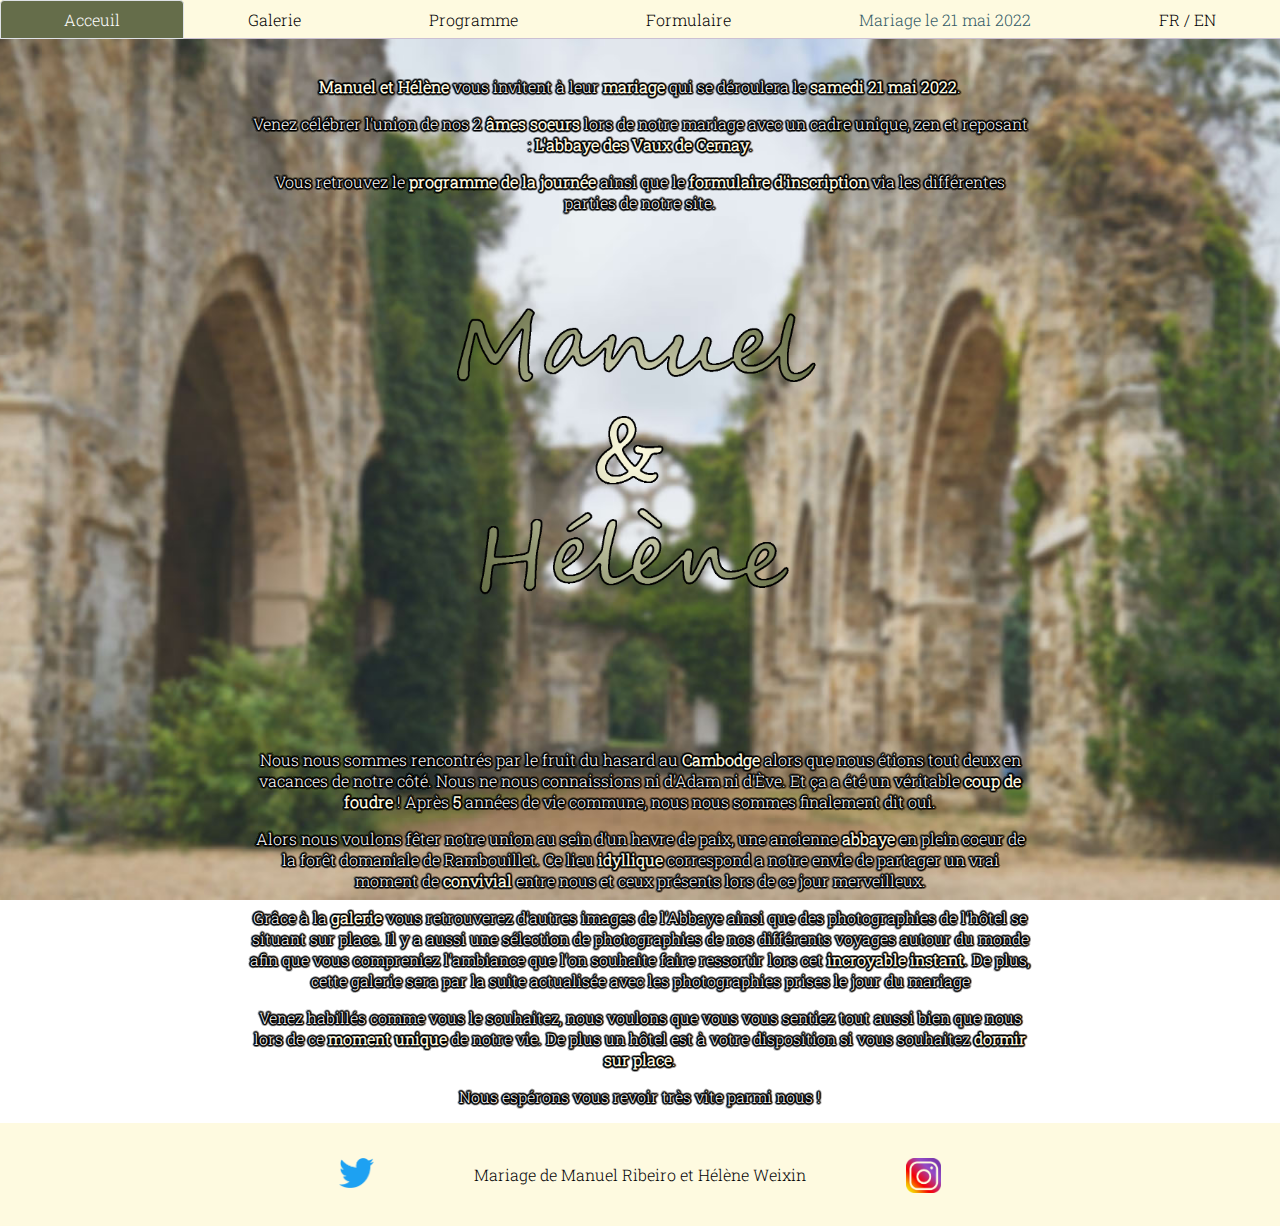
<file: Semestre 1/SAE 1.05 - Recueil de besoins - Lilian SOARES/site/index.html>
<!doctype html>
<html lang="fr-FR">
<head>
	<meta charset="utf-8">
	<meta name="viewport" content="width=device-width, initial-scale=1">
	<meta name="description" content="Mariage de Manuel et Hélène">
	
	<link rel="stylesheet" style type="text/css" href="style_index.css" />
	
	<title> Mariage de Manuel et Hélène </title>
	<link rel="icon" type="image/png" href="images/rose_32.png" />
	
</head>

<body>

<ul class="nav nav-tabs nav-fill" id="menu">
  <li class="nav-item">
    <a class="nav-link active" aria-current="page" href="index.html">Acceuil</a>
  </li>
  <li class="nav-item">
    <a class="nav-link" href="galerie.html">Galerie</a>
  </li>
  <li class="nav-item">
    <a class="nav-link" href="programme.html">Programme</a>
  </li>
  <li class="nav-item">
    <a class="nav-link" href="formulaire.html">Formulaire</a>
  </li>
  <li class="nav-item">
    <a class="nav-link disabled">Mariage le 21 mai 2022</a>
  </li>
  <li class="nav-item">
    <a class="nav-link" href="index_EN.html">FR / EN</a>
</ul>

<br>
	<p class="paragraphe"><b><span>Manuel et Hélène</span></b> vous invitent à leur <b><span>mariage</span></b> qui se déroulera le <b><span>samedi 21 mai 2022</span></b>.</p>
    <p class="paragraphe">Venez célébrer l'union de nos 2 <b><span>âmes soeurs</span></b> lors de notre mariage avec un cadre unique, zen et reposant : <b><span>L'abbaye des Vaux de Cernay</span></b>.</p>
	<p class="paragraphe">Vous retrouvez le <b><span>programme de la journée</span></b> ainsi que le <b><span>formulaire d'inscription</span></b> via les différentes parties de notre site.</p>
	
	<img src="images/M&H.png" height="500" alt="Manuel & Hélène">
	
	<p class="paragraphe">Nous nous sommes rencontrés par le fruit du hasard au <b><span>Cambodge</span></b> alors que nous étions tout deux en vacances de notre côté. Nous ne nous connaissions ni d'Adam ni d'Ève. Et ça a été un véritable <b><span>coup de foudre</span></b> ! Après <b><span>5</span></b> années de vie commune, nous nous sommes finalement dit oui.</p>
	<p class="paragraphe">Alors nous voulons fêter notre union au sein d'un havre de paix, une ancienne <b><span>abbaye</span></b> en plein coeur de la forêt domaniale de Rambouillet. Ce lieu <b><span>idyllique</span></b> correspond a notre envie de partager un vrai moment de <b><span>convivial</span></b> entre nous et ceux présents lors de ce jour merveilleux.</p>
	<p class="paragraphe">Grâce à la <b><span>galerie</span></b> vous retrouverez d'autres images de l'Abbaye ainsi que des photographies de l'hôtel se situant sur place. Il y a aussi une sélection de photographies de nos différents voyages autour du monde afin que vous compreniez l'ambiance que l'on souhaite faire ressortir lors cet <b><span>incroyable instant</span></b>. De plus, cette galerie sera par la suite actualisée avec les photographies prises le jour du mariage</p>
	<p class="paragraphe">Venez habillés comme vous le souhaitez, nous voulons que vous vous sentiez tout aussi bien que nous lors de ce <b><span>moment unique</span></b> de notre vie. De plus un hôtel est à votre disposition si vous souhaitez <b><span>dormir sur place</span></b>.</p>
	<p class="paragraphe">Nous espérons vous revoir très vite parmi nous !</p>


<section class= "footer">
	<div class= "align"> 
		<div class="logogauche">
			<a class="twitter" href="https://twitter.com/solialiranes"> <img src="images/twitter.png" alt="twitter" height="30" width="35"> </a>
		</div>
		<div class="titre">
			<p> Mariage de Manuel Ribeiro et Hélène Weixin </p>
		</div>
		<div class="logodroit">
			<a class="insta"  href="https://www.instagram.com/solialiranes"> <img src="images/Instagram.png" alt="insta" height="35" width="35"> </a>
		</div>
	</div>
</section> 


</body>
</html>
</file>
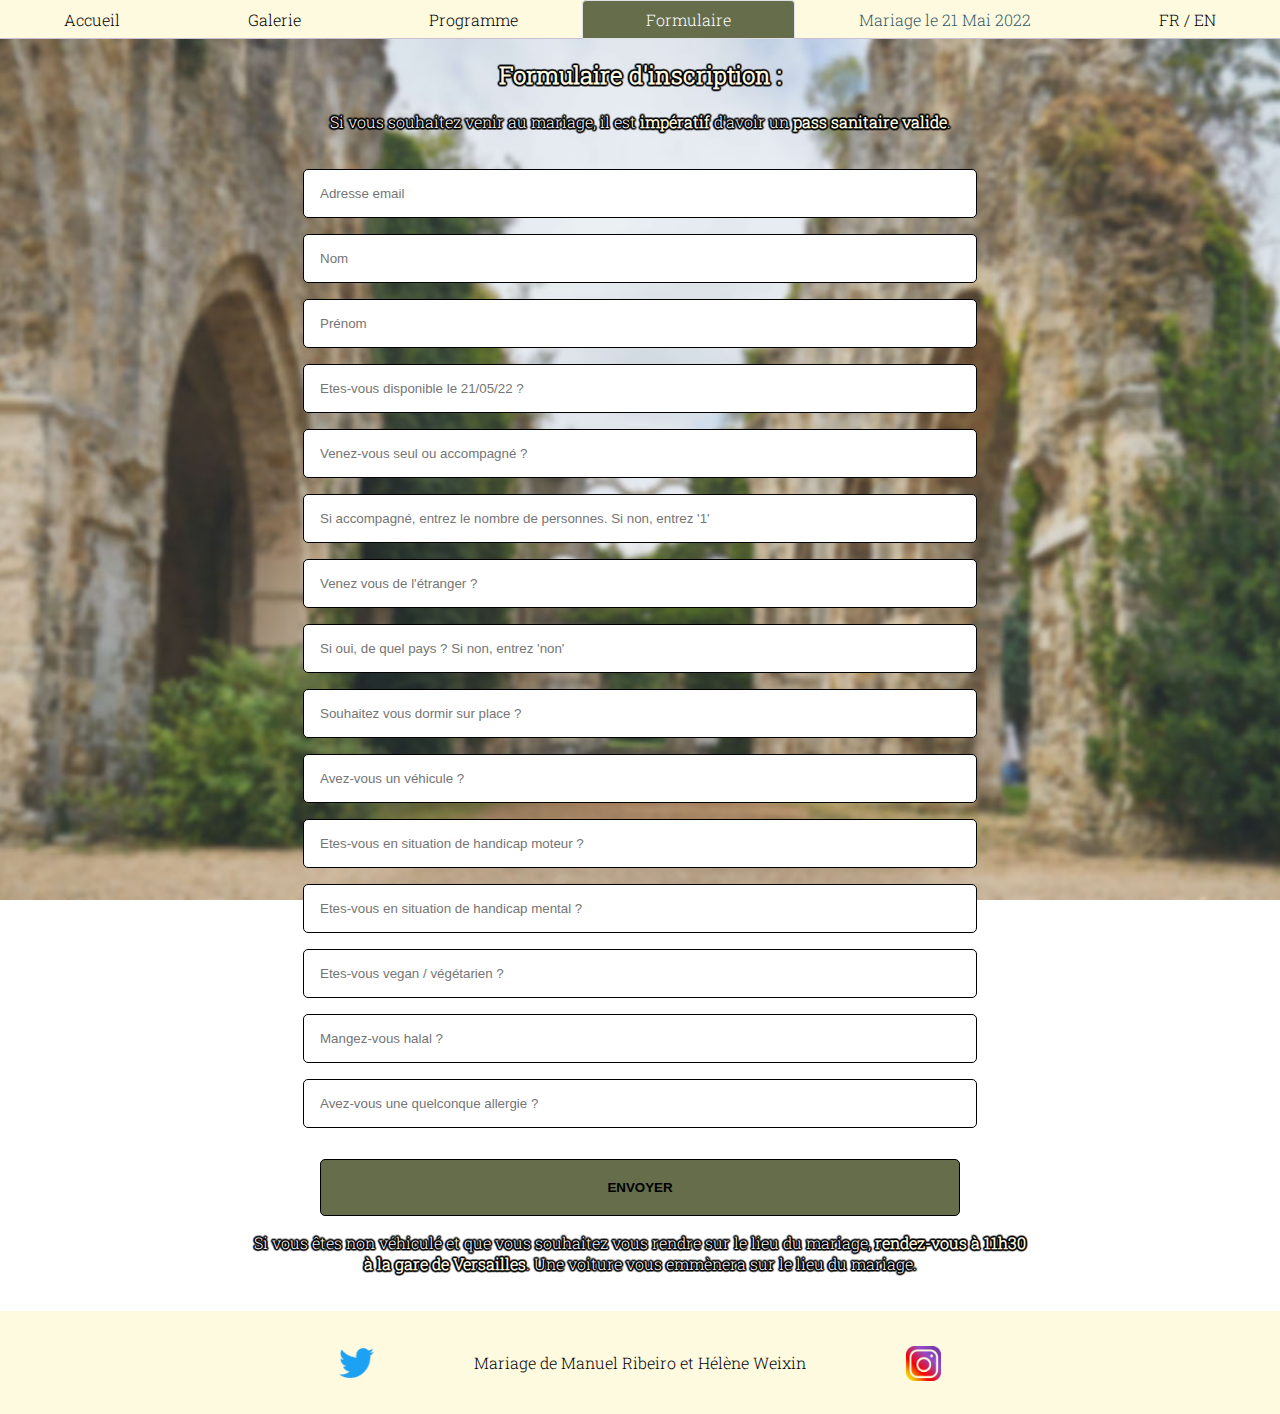
<file: Semestre 1/SAE 1.05 - Recueil de besoins - Lilian SOARES/site/formulaire.html>
<!doctype html>
<html lang="fr-FR">
<head>
	<meta charset="utf-8">
	<meta name="viewport" content="width=device-width, initial-scale=1">
	<meta name="description" content="Mariage de Manuel et Hélène">
	
	<link rel="stylesheet" style type="text/css" href="style_formulaire.css" />
	
	<title> Mariage de Manuel et Hélène </title>
	<link rel="icon" type="image/png" href="images/rose_32.png" />
	
</head>

<body>

<ul class="nav nav-tabs nav-fill" id="menu">
  <li class="nav-item">
    <a class="nav-link" href="index.html">Accueil</a>
  </li>
  <li class="nav-item">
    <a class="nav-link" href="galerie.html">Galerie</a>
  </li>
  <li class="nav-item">
    <a class="nav-link" href="programme.html">Programme</a>
  </li>
  <li class="nav-item">
    <a class="nav-link active" aria-current="page" href="formulaire.html">Formulaire</a>
  </li>
  <li class="nav-item">
    <a class="nav-link disabled">Mariage le 21 Mai 2022</a>
  </li>
  <li class="nav-item">
    <a class="nav-link" href="formulaire_EN.html">FR / EN</a>
  </li>
</ul>

<section class="formulaire">
    <h2 class="titre_h2"><b>Formulaire d'inscription :</b></h2>
		<p class="paragraphe">Si vous souhaitez venir au mariage, il est <b><span>impératif</b></span> d'avoir un <b><span>pass sanitaire valide</b></span>.</p>
        <br/>
		<form action="formulaire.html" method="post">
			<input type="email" placeholder="Adresse email"/>
            <input type="text" placeholder="Nom"/>
			<input type="text" placeholder="Prénom"/>
            <input type="text" placeholder="Etes-vous disponible le 21/05/22 ?"/>
            <input type="text" placeholder="Venez-vous seul ou accompagné ?">
			<input type="text" placeholder="Si accompagné, entrez le nombre de personnes. Si non, entrez '1'"/>
			<input type="text" placeholder="Venez vous de l'étranger ?"/>
			<input type="text" placeholder="Si oui, de quel pays ? Si non, entrez 'non'"/>
            <input type="text" placeholder="Souhaitez vous dormir sur place ?"/>
            <input type="text" placeholder="Avez-vous un véhicule ?"/>
			<input type="text" placeholder="Etes-vous en situation de handicap moteur ?"/>
			<input type="text" placeholder="Etes-vous en situation de handicap mental ?"/>
            <input type="text" placeholder="Etes-vous vegan / végétarien ?"/>
            <input type="text" placeholder="Mangez-vous halal ?"/>
            <input type="text" placeholder="Avez-vous une quelconque allergie ?"/>
			
<button type="submit">Envoyer</button>
</section>

<p class="paragraphe">Si vous êtes non véhiculé et que vous souhaitez vous rendre sur le lieu du mariage, <b><span>rendez-vous à 11h30 à la gare de Versailles</b></span>. Une voiture vous emmènera sur le lieu du mariage.</p>
<br/>
<section class= "footer">
	<div class= "align"> 
		<div class="logogauche">
			<a class="twitter" href="https://twitter.com/solialiranes"> <img src="images/twitter.png"  height="30" width="35" align="middle"> </a>
		</div>
		<div class="titre">
			<p> Mariage de Manuel Ribeiro et Hélène Weixin </p>
		</div>
		<div class="logodroit">
			<a class="insta"  href="https://www.instagram.com/solialiranes"> <img src="images/Instagram.png"  height="35" width="35" align="middle"> </a>
		</div>
	</div>
</section> 


</body>
</html>
</file>
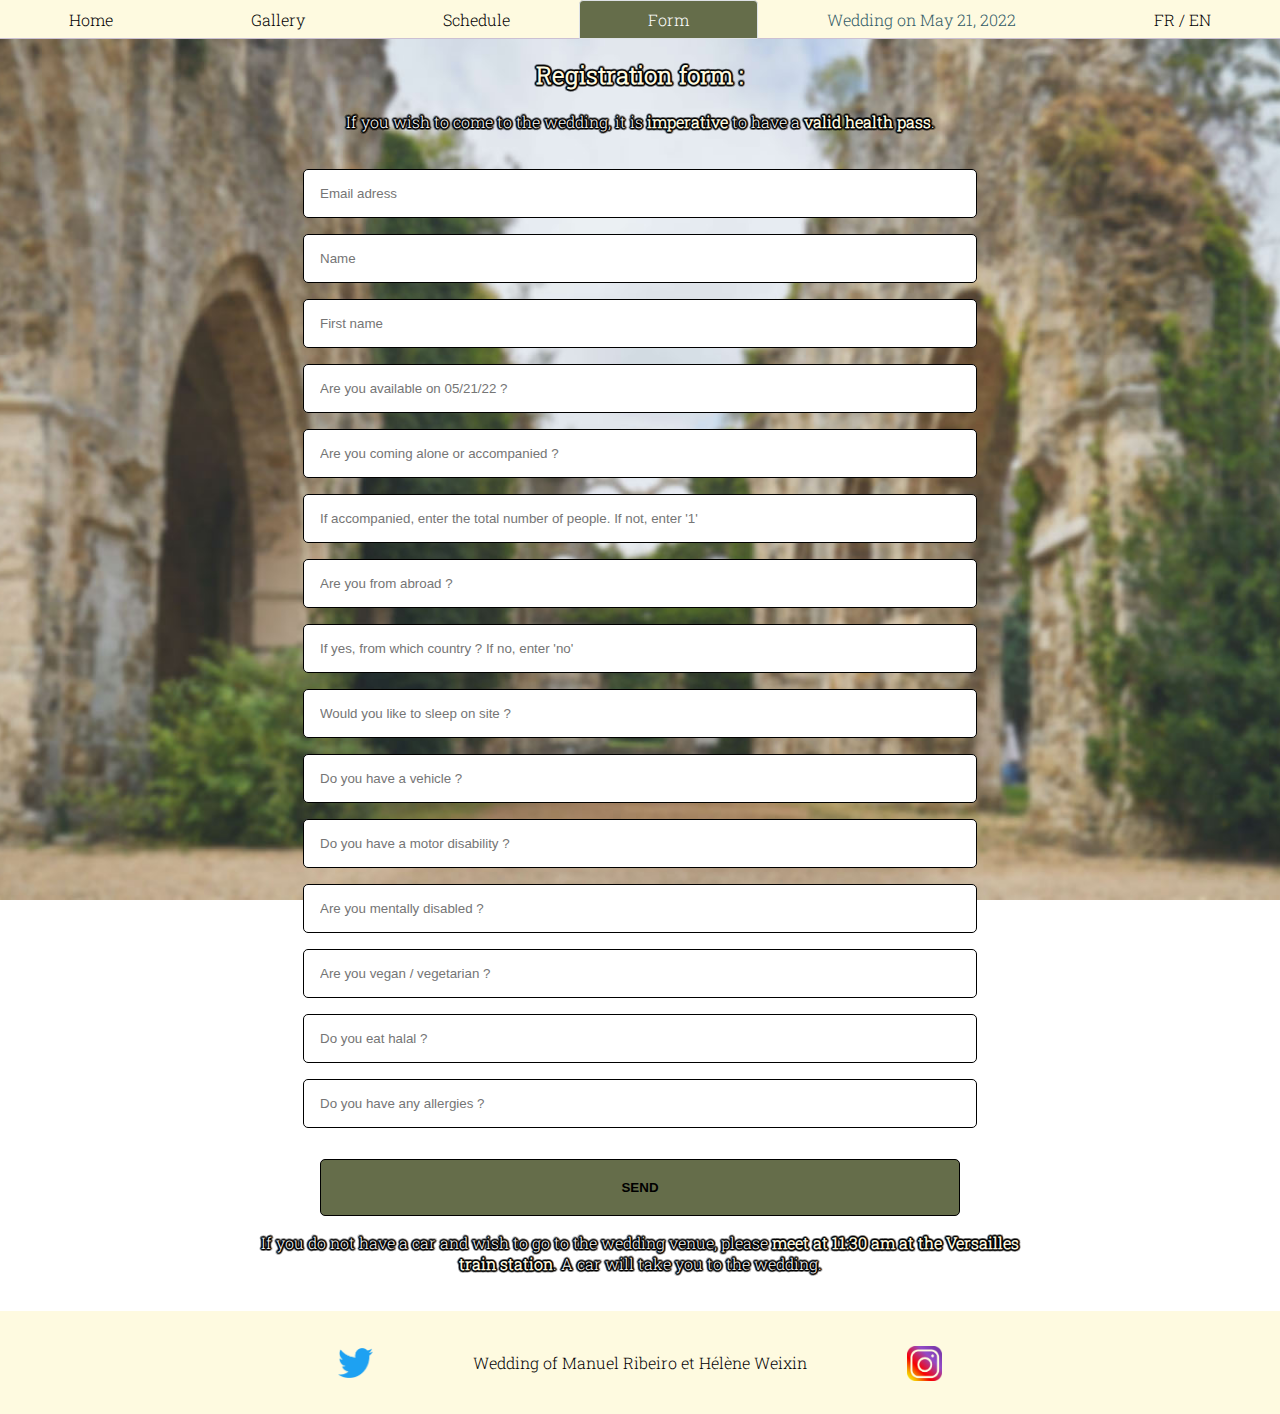
<file: Semestre 1/SAE 1.05 - Recueil de besoins - Lilian SOARES/site/formulaire_EN.html>
<!doctype html>
<html lang="fr-FR">
<head>
	<meta charset="utf-8">
	<meta name="viewport" content="width=device-width, initial-scale=1">
	<meta name="description" content="Mariage de Manuel et Hélène">
	
	<link rel="stylesheet" style type="text/css" href="style_formulaire.css" />
	
	<title> Wedding of Manuel and Hélène </title>
	<link rel="icon" type="image/png" href="images/rose_32.png" />
	
</head>

<body>

<ul class="nav nav-tabs nav-fill" id="menu">
  <li class="nav-item">
    <a class="nav-link" href="index_EN.html">Home</a>
  </li>
  <li class="nav-item">
    <a class="nav-link" href="galerie_EN.html">Gallery</a>
  </li>
  <li class="nav-item">
    <a class="nav-link" href="programme_EN.html">Schedule</a>
  </li>
  <li class="nav-item">
    <a class="nav-link active" aria-current="page" href="formulaire_EN.html">Form</a>
  </li>
  <li class="nav-item">
    <a class="nav-link disabled">Wedding on May 21, 2022</a>
  </li>
  <li class="nav-item">
    <a class="nav-link" href="formulaire.html">FR / EN</a>
  </li>
</ul>

<section class="formulaire">
    <h2 class="titre_h2"><b>Registration form :</b></h2>
		<p class="paragraphe">If you wish to come to the wedding, it is <b><span>imperative</b></span> to have a <b><span>valid health pass</b></span>.</p>
        <br/>
		<form action="formulaire.html" method="post">
			<input type="email" placeholder="Email adress"/>
            <input type="text" placeholder="Name"/>
			<input type="text" placeholder="First name"/>
            <input type="text" placeholder="Are you available on 05/21/22 ?"/>
            <input type="text" placeholder="Are you coming alone or accompanied ?">
			<input type="text" placeholder="If accompanied, enter the total number of people. If not, enter '1'"/>
			<input type="text" placeholder="Are you from abroad ?"/>
			<input type="text" placeholder="If yes, from which country ? If no, enter 'no'"/>
            <input type="text" placeholder="Would you like to sleep on site ?"/>
            <input type="text" placeholder="Do you have a vehicle ?"/>
			<input type="text" placeholder="Do you have a motor disability ?"/>
			<input type="text" placeholder="Are you mentally disabled ?"/>
            <input type="text" placeholder="Are you vegan / vegetarian ?"/>
            <input type="text" placeholder="Do you eat halal ?"/>
            <input type="text" placeholder="Do you have any allergies ?"/>
			
<button type="submit">Send</button>
</section>

<p class="paragraphe">If you do not have a car and wish to go to the wedding venue, please <b><span>meet at 11:30 am at the Versailles train station</b></span>. A car will take you to the wedding.</p>
<br/>
<section class= "footer">
	<div class= "align"> 
		<div class="logogauche">
			<a class="twitter" href="https://twitter.com/solialiranes"> <img src="images/twitter.png"  height="30" width="35" align="middle"> </a>
		</div>
		<div class="titre">
			<p> Wedding of Manuel Ribeiro et Hélène Weixin </p>
		</div>
		<div class="logodroit">
			<a class="insta"  href="https://www.instagram.com/solialiranes"> <img src="images/Instagram.png"  height="35" width="35" align="middle"> </a>
		</div>
	</div>
</section> 


</body>
</html>
</file>
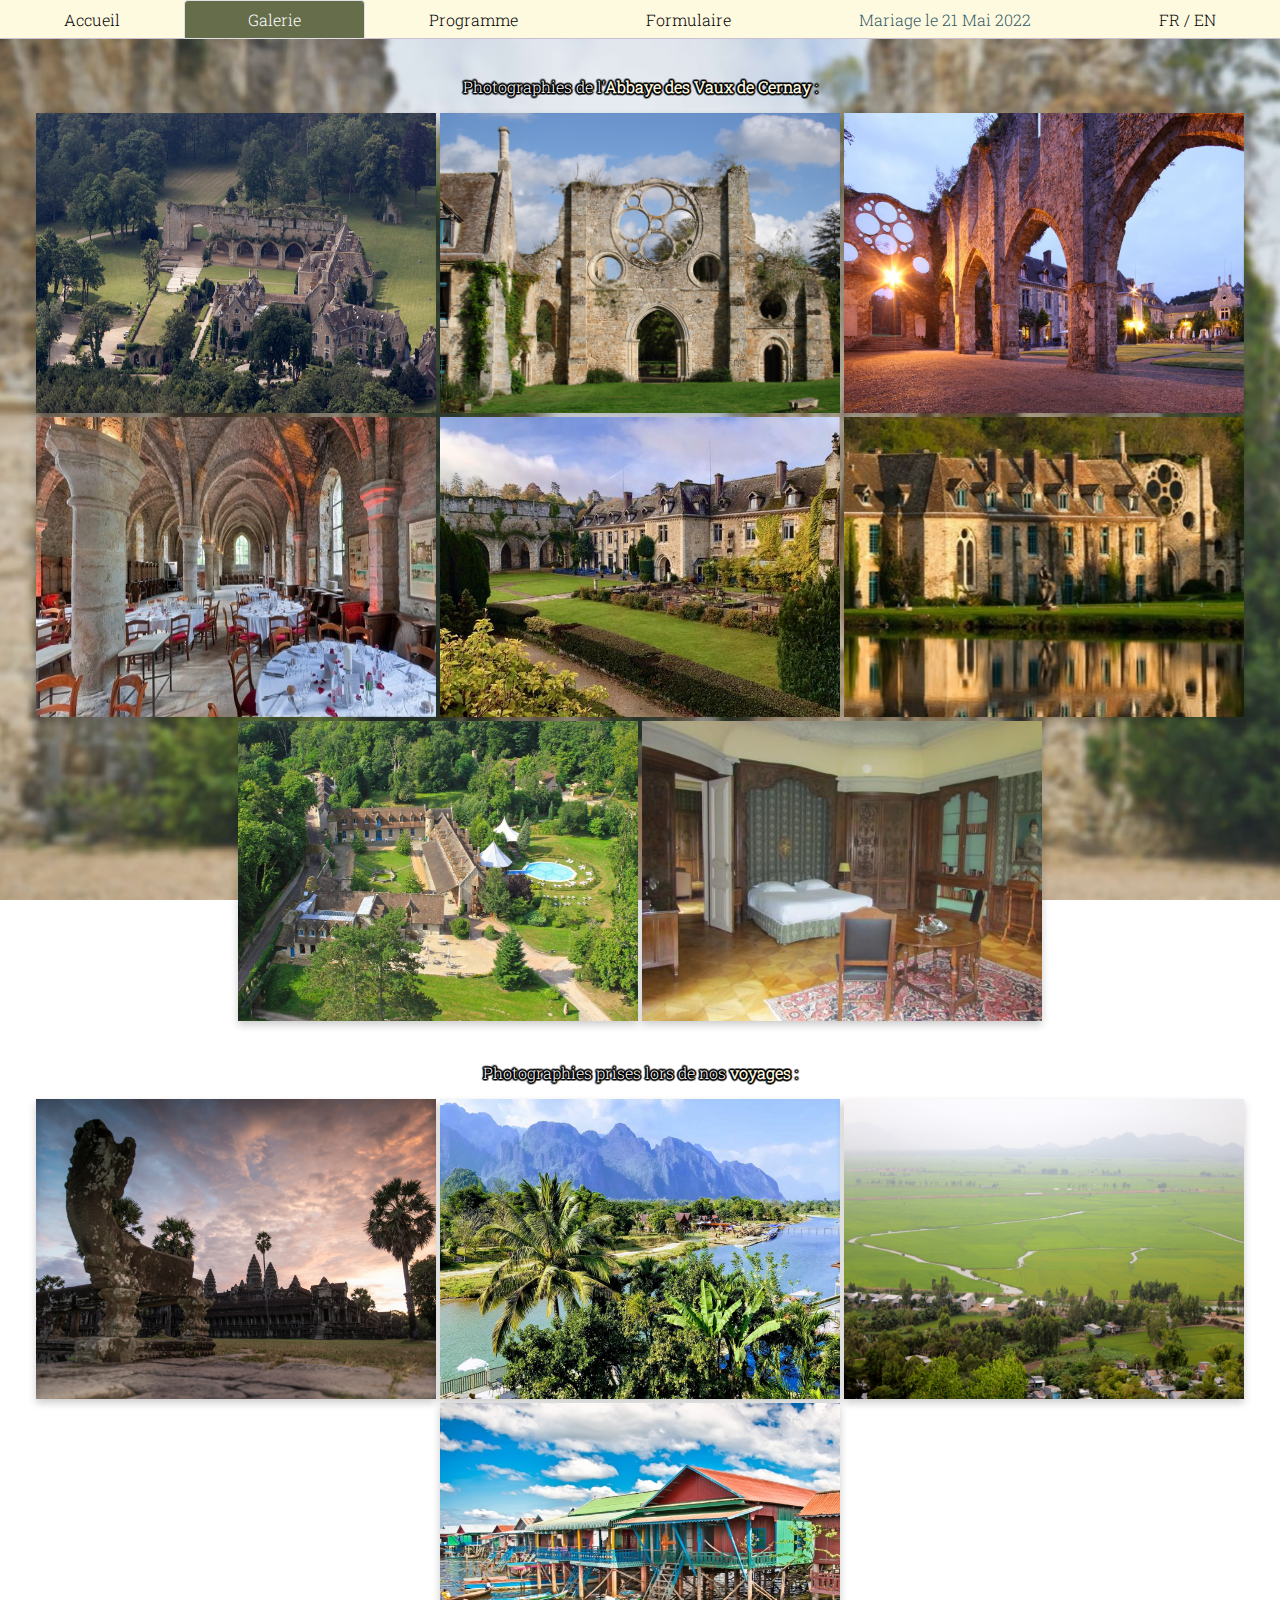
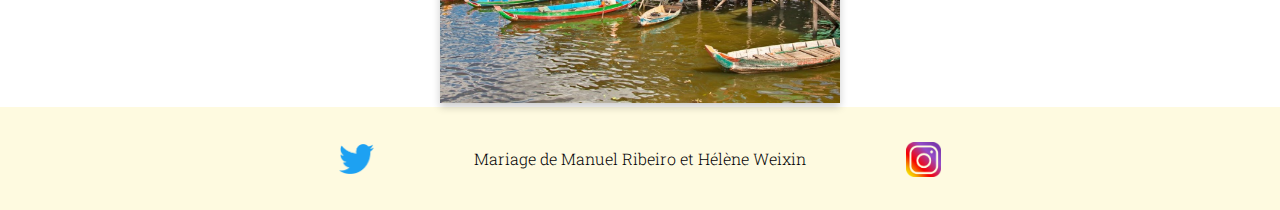
<file: Semestre 1/SAE 1.05 - Recueil de besoins - Lilian SOARES/site/galerie.html>
<!doctype html>
<html lang="fr-FR">
<head>
	<meta charset="utf-8" />
	<meta name="viewport" content="width=device-width, initial-scale=1">
	<meta name="description" content="Mariage de Manuel et Hélène">
	
	<link rel="stylesheet" style type="text/css" href="style_galerie.css" />
	
	<title> Mariage de Manuel et Hélène </title>
	<link rel="icon" type="image/png" href="images/rose_32.png" />
	
</head>

<body>

<ul class="nav nav-tabs nav-fill" id="menu">
  <li class="nav-item">
    <a class="nav-link" href="index.html">Accueil</a>
  </li>
  <li class="nav-item">
    <a class="nav-link active" aria-current="page" href="galerie.html">Galerie</a>
  </li>
  <li class="nav-item">
    <a class="nav-link" href="programme.html">Programme</a>
  </li>
  <li class="nav-item">
    <a class="nav-link" href="formulaire.html">Formulaire</a>
  </li>
  <li class="nav-item">
    <a class="nav-link disabled">Mariage le 21 Mai 2022</a>
  </li>
  <li class="nav-item">
    <a class="nav-link" href="galerie_EN.html">FR / EN</a>
  </li>
</ul>

<br/>


<p class="paragraphe">Photographies de l'<b><span>Abbaye des Vaux de Cernay</span></b> :</p>

<div class="list">
	<!--Carte Photo Drone Abbaye-->
	<div class="flip-carte">
	  <div class="flip-carte-inner">
		<div class="flip-carte-front">
		  <img src="images/lieu/plan_abbaye.jpg" alt="A_Plan_Abbaye" style="width:400px;height:300px;">
		</div>
		<div class="flip-carte-back">
		<p><h3>Abbaye des Vaux de Cernay</h3></p>
		<p>Lieu du mariage</p>
		<p>Photographie aérienne du site</p>
		</div>
	  </div>
	</div>
		
	<!--Carte Photo Façade Abbaye-->
	<div class="flip-carte">
	  	  <div class="flip-carte-inner">
		<div class="flip-carte-front">
		  <img src="images/lieu/front_abbaye.jpg" alt="A_Front_Abbaye" style="width:400px;height:300px;">
		</div>
		<div class="flip-carte-back">
		<p><h3>Abbaye des Vaux de Cernay</h3></p>
		<p>Lieu du mariage</p>
		<p>Photographie de la façade de l'ancienne Abbaye</p>
		</div>
	  </div>
	</div>
	
	<!--Carte Photo Nuit Abbaye-->
	<div class="flip-carte">
	  <div class="flip-carte-inner">
		<div class="flip-carte-front">
		  <img src="images/lieu/nuit_abbaye.jpeg" alt="A_Nuit_Abbaye" style="width:400px;height:300px;">
		</div>
		<div class="flip-carte-back">
		<p><h3>Abbaye des Vaux de Cernay</h3></p>
		<p>Lieu du mariage</p>
		<p>Photographie du site en début de soirée</p>
		</div>
	  </div>
	</div>


	<!--Carte Photo Salle Abbaye-->
	<div class="flip-carte">
	  <div class="flip-carte-inner">
		<div class="flip-carte-front">
		  <img src="images/lieu/salle_abbaye.jpg" alt="A_Salle_Abbaye" style="width:400px;height:300px;">
		</div>
		<div class="flip-carte-back">
		<p><h3>Abbaye des Vaux de Cernay</h3></p>
		<p>Lieu du mariage</p>
		<p>Photographie de la salle de réception</p>
		</div>
	  </div>
	</div>

	<!--Carte Photo Jardin Abbaye-->
	<div class="flip-carte">
	  <div class="flip-carte-inner">
		<div class="flip-carte-front">
		  <img src="images/lieu/jardin_abbaye.jpg" alt="A_Jardin_Abbaye" style="width:400px;height:300px;">
		</div>
		<div class="flip-carte-back">
		<p><h3>Abbaye des Vaux de Cernay</h3></p>
		<p>Lieu du mariage</p>
		<p>Photographie du jardin intérieur</p>
		</div>
	  </div>
	</div>

	<!--Carte Photo Lac Abbaye-->
	<div class="flip-carte">
	  <div class="flip-carte-inner">
		<div class="flip-carte-front">
		  <img src="images/lieu/lac_abbaye.jpg" alt="A_Lac_Abbaye" style="width:400px;height:300px;">
		</div>
		<div class="flip-carte-back">
		<p><h3>Abbaye des Vaux de Cernay</h3></p>
		<p>Lieu du mariage</p>
		<p>Photographie de l'étang de l'Abbaye</p>
		</div>
	  </div>
	</div>
	
	<!--Carte Photo Hôtel Abbaye-->
	<div class="flip-carte">
	  <div class="flip-carte-inner">
		<div class="flip-carte-front">
		  <img src="images/lieu/hotel_abbaye.jpg" alt="A_Hotel_Abbaye" style="width:400px;height:300px;">
		</div>
		<div class="flip-carte-back">
		<p><h3>Abbaye des Vaux de Cernay</h3></p>
		<p>Lieu du mariage</p>
		<p>Photographie aérienne de l'hôtel de l'Abbaye</p>
		</div>
	  </div>
	</div>
	
	<!--Carte Photo Chambre Abbaye-->
	<div class="flip-carte">
	  <div class="flip-carte-inner">
		<div class="flip-carte-front">
		  <img src="images/lieu/chambre_abbaye.jpg" alt="A_Chambre_Abbaye" style="width:400px;height:300px;">
		</div>
		<div class="flip-carte-back">
		<p><h3>Abbaye des Vaux de Cernay</h3></p>
		<p>Lieu du mariage</p>
		<p>Photographie d'une chambre typique de l'hôtel de l'Abbaye</p>
		</div>
	  </div>
	</div>

</div>
</br>

<p class="paragraphe">Photographies prises lors de nos <b><span>voyages</span></b> :</p>

	<!--Carte Voyage Temple Cambodge-->
	<div class="flip-carte">
	  <div class="flip-carte-inner">
		<div class="flip-carte-front">
		  <img src="images/lieu/temple_cambodge.jpg" alt="A_Temple_Cambodge" style="width:400px;height:300px;">
		</div>
		<div class="flip-carte-back">
		<p><h3>Cambodge</h3></p>
		<p>Voyage de la rencontre</p>
		<p>Photographie d'un temple au Cambodge</p>
		</div>
	  </div>
	</div>

	<!--Carte Voyage Frontière Cambodge-->
	<div class="flip-carte">
	  <div class="flip-carte-inner">
		<div class="flip-carte-front">
		  <img src="images/lieu/frontière_cambodge.jpg" alt="A_Frontière_Cambodge" style="width:400px;height:300px;">
		</div>
		<div class="flip-carte-back">
		<p><h3>Cambodge</h3></p>
		<p>Voyage de la rencontre</p>
		<p>Photographie de la montagne à la frontière entre le Laos et le Cambodge</p>
		</div>
	  </div>
	</div>

	<!--Carte Voyage Rizière Cambodge-->
	<div class="flip-carte">
	  <div class="flip-carte-inner">
		<div class="flip-carte-front">
		  <img src="images/lieu/riz_cambodge.jpg" alt="A_Rizière_Cambodge" style="width:400px;height:300px;">
		</div>
		<div class="flip-carte-back">
		<p><h3>Cambodge</h3></p>
		<p>Voyage de la rencontre</p>
		<p>Photographie d'une rizière</p>
		</div>
	  </div>
	</div>
	
	<!--Carte Voyage Lac Cambodge-->
	<div class="flip-carte">
	  <div class="flip-carte-inner">
		<div class="flip-carte-front">
		  <img src="images/lieu/lac_cambodge.jpg" alt="A_Lac_Cambodge" style="width:400px;height:300px;">
		</div>
		<div class="flip-carte-back">
		<p><h3>Cambodge</h3></p>
		<p>Voyage de la rencontre</p>
		<p>Photographie d'un village sur pilotis sur le lac Tonle Sap</p>
		</div>
	  </div>
	</div>
</div>	
	
<section class= "footer">
	<div class= "align"> 
		<div class="logogauche">
			<a class="twitter" href="https://twitter.com/solialiranes"> <img src="images/twitter.png"  height="30" width="35" align="middle"> </a>
		</div>
		<div class="titre">
			<p> Mariage de Manuel Ribeiro et Hélène Weixin </p>
		</div>
		<div class="logodroit">
			<a class="insta"  href="https://www.instagram.com/solialiranes"> <img src="images/Instagram.png"  height="35" width="35" align="middle"> </a>
		</div>
	</div>
</section> 


</body>
</html>
</file>
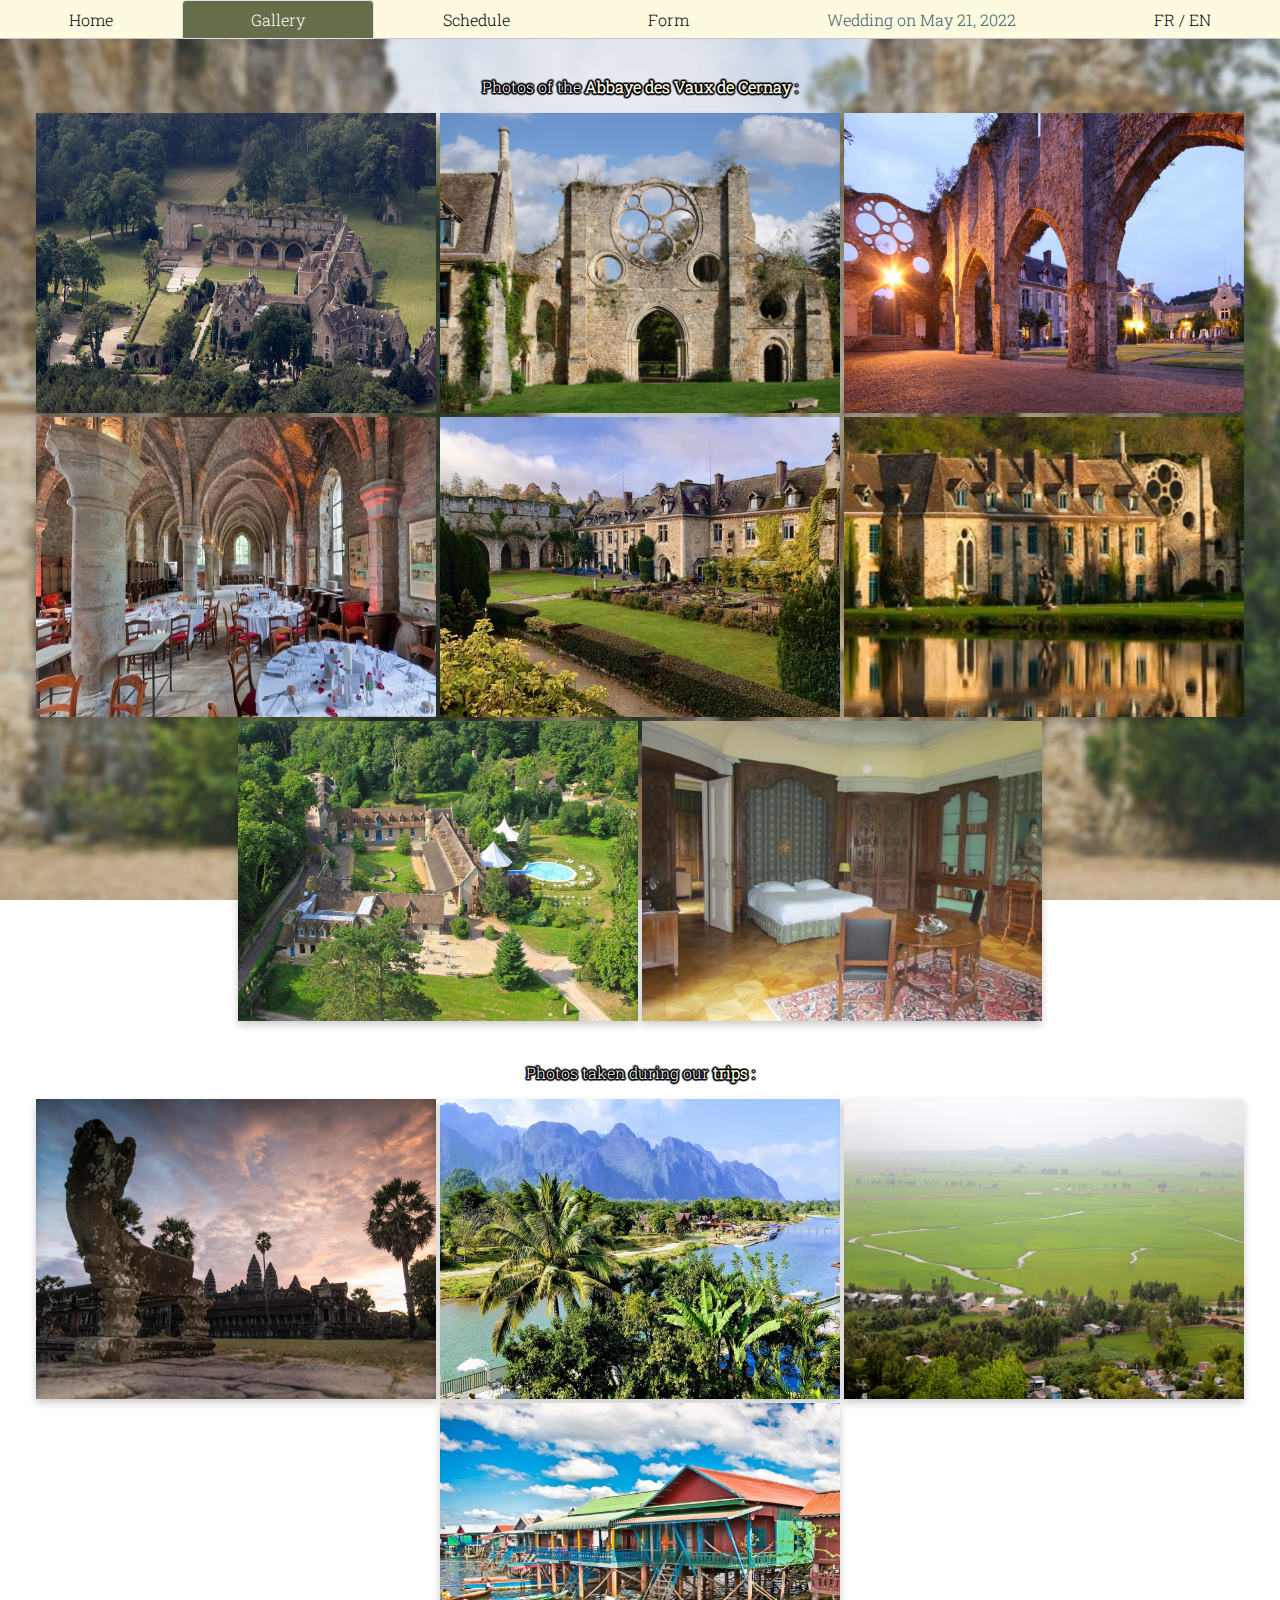
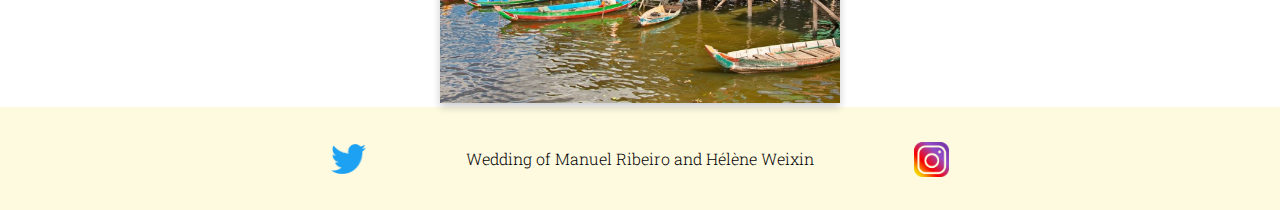
<file: Semestre 1/SAE 1.05 - Recueil de besoins - Lilian SOARES/site/galerie_EN.html>
<!doctype html>
<html lang="fr-FR">
<head>
	<meta charset="utf-8">
	<meta name="viewport" content="width=device-width, initial-scale=1">
	<meta name="description" content="Mariage de Manuel et Hélène">
	
	<link rel="stylesheet" style type="text/css" href="style_galerie.css" />
	
	<title> Wedding of Manuel and Hélène </title>
	<link rel="icon" type="image/png" href="images/rose_32.png" />
	
</head>

<body>

<ul class="nav nav-tabs nav-fill" id="menu">
  <li class="nav-item">
    <a class="nav-link" href="index_EN.html">Home</a>
  </li>
  <li class="nav-item">
    <a class="nav-link active" aria-current="page" href="galerie_EN.html">Gallery</a>
  </li>
  <li class="nav-item">
    <a class="nav-link" href="programme_EN.html">Schedule</a>
  </li>
  <li class="nav-item">
    <a class="nav-link" href="formulaire_EN.html">Form</a>
  </li>
  <li class="nav-item">
    <a class="nav-link disabled">Wedding on May 21, 2022</a>
  </li>
  <li class="nav-item">
    <a class="nav-link" href="galerie.html">FR / EN</a>
  </li>
</ul>

<br/>


<p class="paragraphe">Photos of the <b><span>Abbaye des Vaux de Cernay</span></b> :</p>

<div class="list">
	<!--Carte Photo Drone Abbaye-->
	<div class="flip-carte">
	  <div class="flip-carte-inner">
		<div class="flip-carte-front">
		  <img src="images/lieu/plan_abbaye.jpg" alt="A_Plan_Abbaye" style="width:400px;height:300px;">
		</div>
		<div class="flip-carte-back">
		<p><h3>Abbaye des Vaux de Cernay</h3></p>
		<p>Place of the wedding</p>
		<p>Aerial view of the site</p>
		</div>
	  </div>
	</div>
		
	<!--Carte Photo Façade Abbaye-->
	<div class="flip-carte">
	  	  <div class="flip-carte-inner">
		<div class="flip-carte-front">
		  <img src="images/lieu/front_abbaye.jpg" alt="A_Front_Abbaye" style="width:400px;height:300px;">
		</div>
		<div class="flip-carte-back">
		<p><h3>Abbaye des Vaux de Cernay</h3></p>
		<p>Place of the wedding</p>
		<p>Photograph of the façade of the old Abbey</p>
		</div>
	  </div>
	</div>
	
	<!--Carte Photo Nuit Abbaye-->
	<div class="flip-carte">
	  <div class="flip-carte-inner">
		<div class="flip-carte-front">
		  <img src="images/lieu/nuit_abbaye.jpeg" alt="A_Nuit_Abbaye" style="width:400px;height:300px;">
		</div>
		<div class="flip-carte-back">
		<p><h3>Abbaye des Vaux de Cernay</h3></p>
		<p>Place of the wedding</p>
		<p>Photograph of the site in the early evening</p>
		</div>
	  </div>
	</div>


	<!--Carte Photo Salle Abbaye-->
	<div class="flip-carte">
	  <div class="flip-carte-inner">
		<div class="flip-carte-front">
		  <img src="images/lieu/salle_abbaye.jpg" alt="A_Salle_Abbaye" style="width:400px;height:300px;">
		</div>
		<div class="flip-carte-back">
		<p><h3>Abbaye des Vaux de Cernay</h3></p>
		<p>Place of the wedding</p>
		<p>Photograph of the reception room</p>
		</div>
	  </div>
	</div>

	<!--Carte Photo Jardin Abbaye-->
	<div class="flip-carte">
	  <div class="flip-carte-inner">
		<div class="flip-carte-front">
		  <img src="images/lieu/jardin_abbaye.jpg" alt="A_Jardin_Abbaye" style="width:400px;height:300px;">
		</div>
		<div class="flip-carte-back">
		<p><h3>Abbaye des Vaux de Cernay</h3></p>
		<p>Place of the wedding</p>
		<p>Photograph of the interior garden</p>
		</div>
	  </div>
	</div>

	<!--Carte Photo Lac Abbaye-->
	<div class="flip-carte">
	  <div class="flip-carte-inner">
		<div class="flip-carte-front">
		  <img src="images/lieu/lac_abbaye.jpg" alt="A_Lac_Abbaye" style="width:400px;height:300px;">
		</div>
		<div class="flip-carte-back">
		<p><h3>Abbaye des Vaux de Cernay</h3></p>
		<p>Place of the wedding</p>
		<p>Photograph of the Abbey's pond</p>
		</div>
	  </div>
	</div>
	
	<!--Carte Photo Hôtel Abbaye-->
	<div class="flip-carte">
	  <div class="flip-carte-inner">
		<div class="flip-carte-front">
		  <img src="images/lieu/hotel_abbaye.jpg" alt="A_Hotel_Abbaye" style="width:400px;height:300px;">
		</div>
		<div class="flip-carte-back">
		<p><h3>Abbaye des Vaux de Cernay</h3></p>
		<p>Place of the wedding</p>
		<p>Aerial view of the Abbey Hotel</p>
		</div>
	  </div>
	</div>
	
	<!--Carte Photo Chambre Abbaye-->
	<div class="flip-carte">
	  <div class="flip-carte-inner">
		<div class="flip-carte-front">
		  <img src="images/lieu/chambre_abbaye.jpg" alt="A_Chambre_Abbaye" style="width:400px;height:300px;">
		</div>
		<div class="flip-carte-back">
		<p><h3>Abbaye des Vaux de Cernay</h3></p>
		<p>Place of the wedding</p>
		<p>Photograph of a typical room of the hotel</p>
		</div>
	  </div>
	</div>

</div>
</br>

<p class="paragraphe">Photos taken during our <b><span>trips</span></b> :</p>

	<!--Carte Voyage Temple Cambodge-->
	<div class="flip-carte">
	  <div class="flip-carte-inner">
		<div class="flip-carte-front">
		  <img src="images/lieu/temple_cambodge.jpg" alt="A_Temple_Cambodge" style="width:400px;height:300px;">
		</div>
		<div class="flip-carte-back">
		<p><h3>Cambodge</h3></p>
		<p>Travel of the meeting</p>
		<p>Photo of a temple in Cambodia</p>
		</div>
	  </div>
	</div>

	<!--Carte Voyage Frontière Cambodge-->
	<div class="flip-carte">
	  <div class="flip-carte-inner">
		<div class="flip-carte-front">
		  <img src="images/lieu/frontière_cambodge.jpg" alt="A_Frontière_Cambodge" style="width:400px;height:300px;">
		</div>
		<div class="flip-carte-back">
		<p><h3>Cambodge</h3></p>
		<p>Travel of the meeting</p>
		<p>PPhoto of the mountain at the border between Laos and Cambodia</p>
		</div>
	  </div>
	</div>

	<!--Carte Voyage Rizière Cambodge-->
	<div class="flip-carte">
	  <div class="flip-carte-inner">
		<div class="flip-carte-front">
		  <img src="images/lieu/riz_cambodge.jpg" alt="A_Rizière_Cambodge" style="width:400px;height:300px;">
		</div>
		<div class="flip-carte-back">
		<p><h3>Cambodge</h3></p>
		<p>Travel of the meeting</p>
		<p>Photo of a rice field</p>
		</div>
	  </div>
	</div>
	
	<!--Carte Voyage Lac Cambodge-->
	<div class="flip-carte">
	  <div class="flip-carte-inner">
		<div class="flip-carte-front">
		  <img src="images/lieu/lac_cambodge.jpg" alt="A_Lac_Cambodge" style="width:400px;height:300px;">
		</div>
		<div class="flip-carte-back">
		<p><h3>Cambodge</h3></p>
		<p>Travel of the meeting</p>
		<p>Photo of a village on stilts on the Tonle Sap lake</p>
		</div>
	  </div>
	</div>
</div>	
	
<section class= "footer">
	<div class= "align"> 
		<div class="logogauche">
			<a class="twitter" href="https://twitter.com/solialiranes"> <img src="images/twitter.png"  height="30" width="35" align="middle"> </a>
		</div>
		<div class="titre">
			<p> Wedding of Manuel Ribeiro and Hélène Weixin </p>
		</div>
		<div class="logodroit">
			<a class="insta"  href="https://www.instagram.com/solialiranes"> <img src="images/Instagram.png"  height="35" width="35" align="middle"> </a>
		</div>
	</div>
</section> 


</body>
</html>
</file>
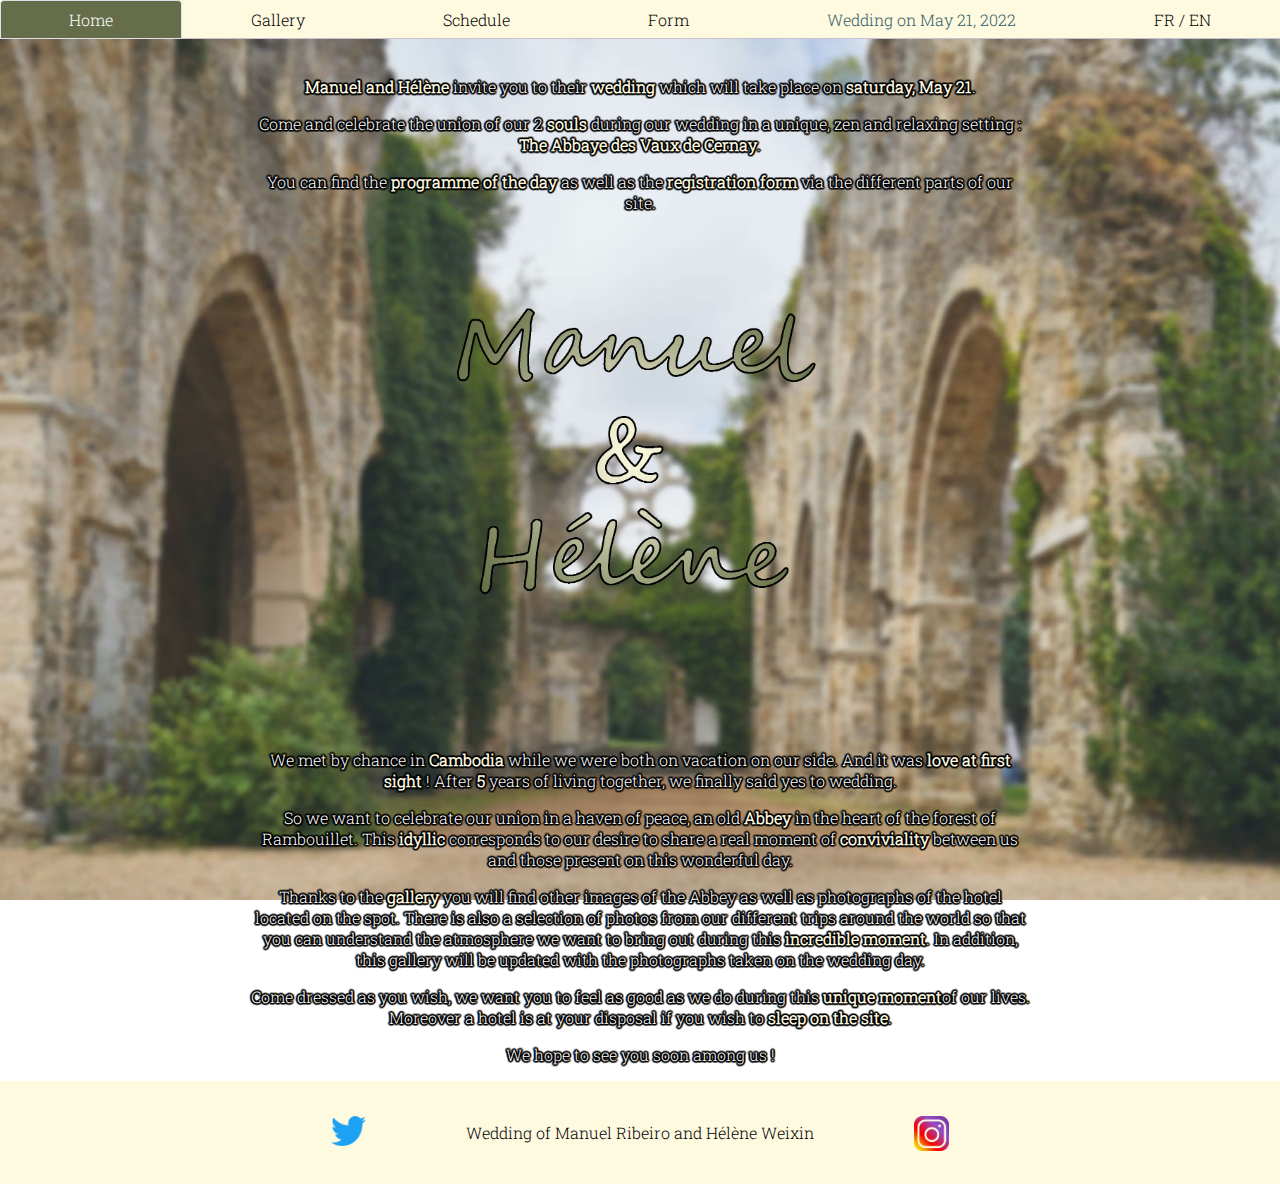
<file: Semestre 1/SAE 1.05 - Recueil de besoins - Lilian SOARES/site/index_EN.html>
<!doctype html>
<html lang="fr-FR">
<head>
	<meta charset="utf-8">
	<meta name="viewport" content="width=device-width, initial-scale=1">
	<meta name="description" content="Mariage de Manuel et Hélène">
	
	<link rel="stylesheet" style type="text/css" href="style_index.css" />
	
	<title> Wedding of Manuel and Hélène </title>
	<link rel="icon" type="image/png" href="images/rose_32.png" />
	
</head>

<body>

<ul class="nav nav-tabs nav-fill" id="menu">
  <li class="nav-item">
    <a class="nav-link active" aria-current="page" href="index_EN.html">Home</a>
  </li>
  <li class="nav-item">
    <a class="nav-link" href="galerie_EN.html">Gallery</a>
  </li>
  <li class="nav-item">
    <a class="nav-link" href="programme_EN.html">Schedule</a>
  </li>
  <li class="nav-item">
    <a class="nav-link" href="formulaire_EN.html">Form</a>
  </li>
  <li class="nav-item">
    <a class="nav-link disabled">Wedding on May 21, 2022</a>
  </li>
  <li class="nav-item">
    <a class="nav-link" href="index.html">FR / EN</a>
</ul>

<br>
	<p class="paragraphe"><b><span>Manuel and Hélène</span></b> invite you to their <b><span>wedding</span></b> which will take place on <b><span>saturday, May 21</span></b>.</p>
    <p class="paragraphe">Come and celebrate the union of our 2 <b><span>souls</span></b> during our wedding in a unique, zen and relaxing setting : <b><span>The Abbaye des Vaux de Cernay</span></b>.</p>
	<p class="paragraphe">You can find the <b><span>programme of the day</span></b> as well as the <b><span>registration form</span></b> via the different parts of our site.</p>
	
	<img src="images/M&H.png" height="500" alt="Manuel & Hélène">
	
	<p class="paragraphe">We met by chance in <b><span>Cambodia</span></b> while we were both on vacation on our side. And it was <b><span>love at first sight</span></b> ! After <b><span>5</span></b> years of living together, we finally said yes to wedding.</p>
	<p class="paragraphe">So we want to celebrate our union in a haven of peace, an old <b><span>Abbey</span></b> in the heart of the forest of Rambouillet. This <b><span>idyllic</span></b> corresponds to our desire to share a real moment of <b><span>conviviality</span></b> between us and those present on this wonderful day.</p>
	<p class="paragraphe">Thanks to the <b><span>gallery</span></b> you will find other images of the Abbey as well as photographs of the hotel located on the spot. There is also a selection of photos from our different trips around the world so that you can understand the atmosphere we want to bring out during this <b><span>incredible moment</span></b>. In addition, this gallery will be updated with the photographs taken on the wedding day.</p>
	<p class="paragraphe">Come dressed as you wish, we want you to feel as good as we do during this <b><span>unique moment</span></b>of our lives. Moreover a hotel is at your disposal if you wish to <b><span>sleep on the site</span></b>.</p>
	<p class="paragraphe">We hope to see you soon among us !</p>


<section class= "footer">
	<div class= "align"> 
		<div class="logogauche">
			<a class="twitter" href="https://twitter.com/solialiranes"> <img src="images/twitter.png" alt="twitter" height="30" width="35"> </a>
		</div>
		<div class="titre">
			<p> Wedding of Manuel Ribeiro and Hélène Weixin </p>
		</div>
		<div class="logodroit">
			<a class="insta"  href="https://www.instagram.com/solialiranes"> <img src="images/Instagram.png" alt="insta" height="35" width="35"> </a>
		</div>
	</div>
</section> 


</body>
</html>
</file>
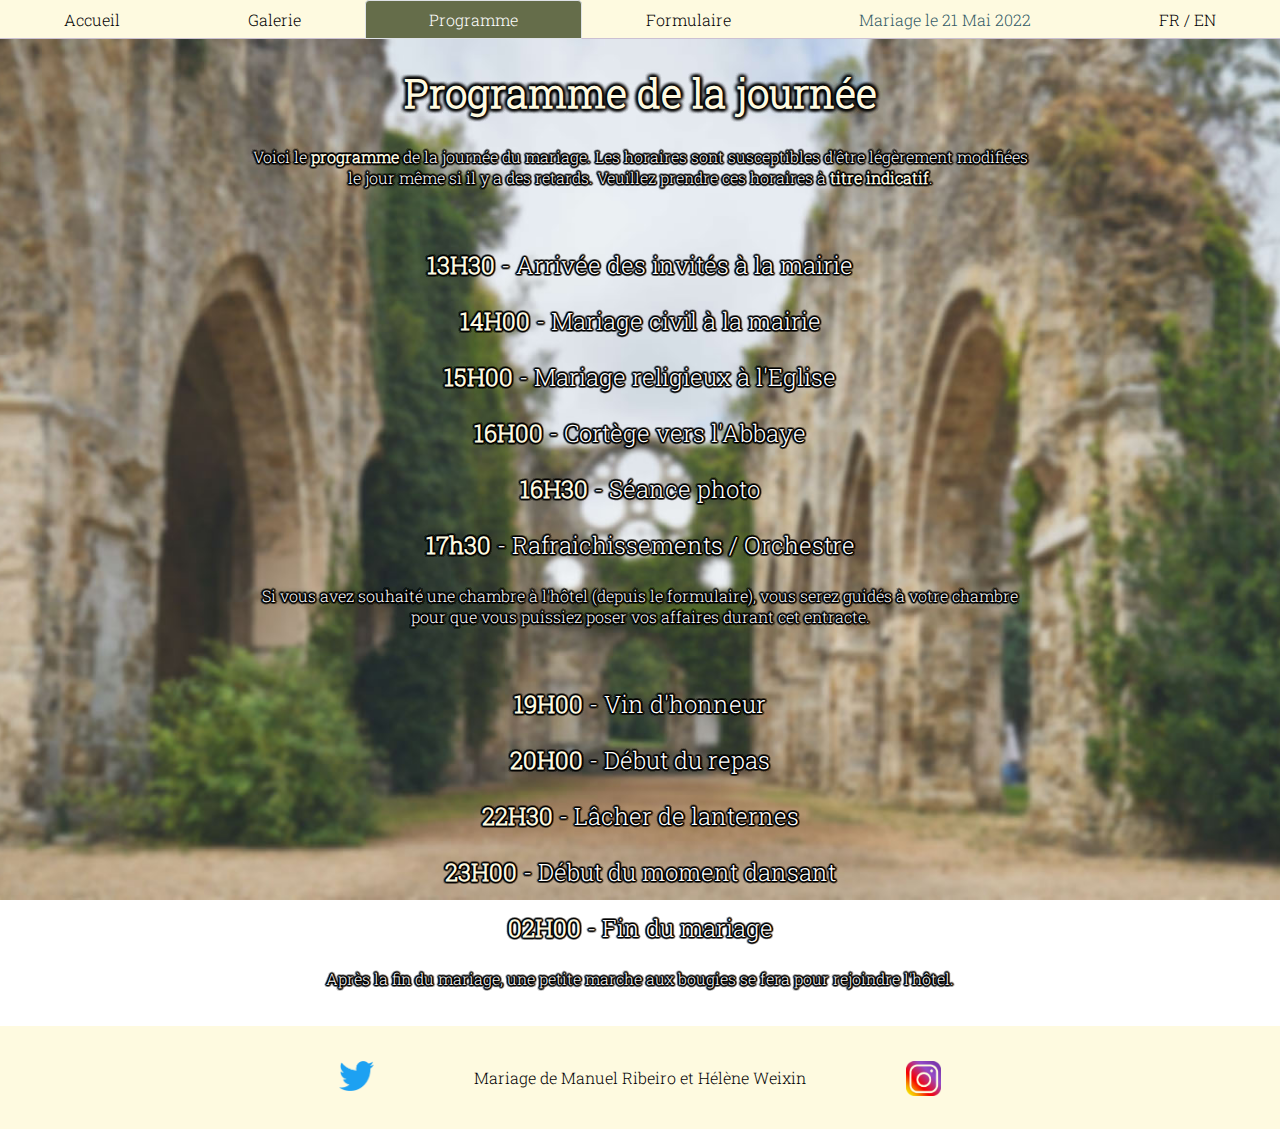
<file: Semestre 1/SAE 1.05 - Recueil de besoins - Lilian SOARES/site/programme.html>
<!doctype html>
<html lang="fr-FR">
<head>
	<meta charset="utf-8" />
	<meta name="viewport" content="width=device-width, initial-scale=1">
	<meta name="description" content="Mariage de Manuel et Hélène">
	
	<link rel="stylesheet" style type="text/css" href="style_programme.css" />
	
	<title> Mariage de Manuel et Hélène </title>
	<link rel="icon" type="image/png" href="images/rose_32.png" />
	
</head>

<body>

<ul class="nav nav-tabs nav-fill" id="menu">
  <li class="nav-item">
    <a class="nav-link" href="index.html">Accueil</a>
  </li>
  <li class="nav-item">
    <a class="nav-link" href="galerie.html">Galerie</a>
  </li>
  <li class="nav-item">
    <a class="nav-link active" aria-current="page" href="programme.html">Programme</a>
  </li>
  <li class="nav-item">
    <a class="nav-link" href="formulaire.html">Formulaire</a>
  </li>
  <li class="nav-item">
    <a class="nav-link disabled">Mariage le 21 Mai 2022</a>
  </li>
  <li class="nav-item">
    <a class="nav-link" href="programme_EN.html">FR / EN</a>
  </li>
</ul>

	<h1 class="titre_h1"><b>Programme de la journée</b></h1>
	
	<p class="paragraphe">Voici le <b><span>programme</span></b> de la journée du mariage. Les horaires sont susceptibles d'être légèrement modifiées le jour même si il y a des retards. Veuillez prendre ces horaires à <b><span>titre indicatif</span></b>.</p>
	<br/>
	<p class="paragraphe_G"><b><span>13H30</span></b> - Arrivée des invités à la mairie</p>
	<p class="paragraphe_G"><b><span>14H00</span></b> - Mariage civil à la mairie</p>
	<p class="paragraphe_G"><b><span>15H00</span></b> - Mariage religieux à l'Eglise</p>
	<p class="paragraphe_G"><b><span>16H00</span></b> - Cortège vers l'Abbaye</p>
	<p class="paragraphe_G"><b><span>16H30</span></b> - Séance photo</p>
	<p class="paragraphe_G"><b><span>17h30</span></b> - Rafraichissements / Orchestre </p>
	<p class="paragraphe">Si vous avez souhaité une chambre à l'hôtel (depuis le formulaire), vous serez guidés à votre chambre pour que vous puissiez poser vos affaires durant cet entracte.</p>
	<br/>
	<p class="paragraphe_G"><b><span>19H00</span></b> - Vin d'honneur</p>
	<p class="paragraphe_G"><b><span>20H00</span></b> - Début du repas</p>
	<p class="paragraphe_G"><b><span>22H30</span></b> - Lâcher de lanternes</p>
	<p class="paragraphe_G"><b><span>23H00</span></b> - Début du moment dansant</p>
	<p class="paragraphe_G"><b><span>02H00</span></b> - Fin du mariage</p>
	<p class="paragraphe">Après la fin du mariage, une petite marche aux bougies se fera pour rejoindre l'hôtel.</p>
	<br/>

<section class= "footer">
	<div class= "align"> 
		<div class="logogauche">
			<a class="twitter" href="https://twitter.com/solialiranes"> <img src="images/twitter.png"  height="30" width="35" alt="twitter"> </a>
		</div>
		<div class="titre">
			<p> Mariage de Manuel Ribeiro et Hélène Weixin </p>
		</div>
		<div class="logodroit">
			<a class="insta"  href="https://www.instagram.com/solialiranes"> <img src="images/Instagram.png"  height="35" width="35" alt="insta"> </a>
		</div>
	</div>
</section> 


</body>
</html>
</file>
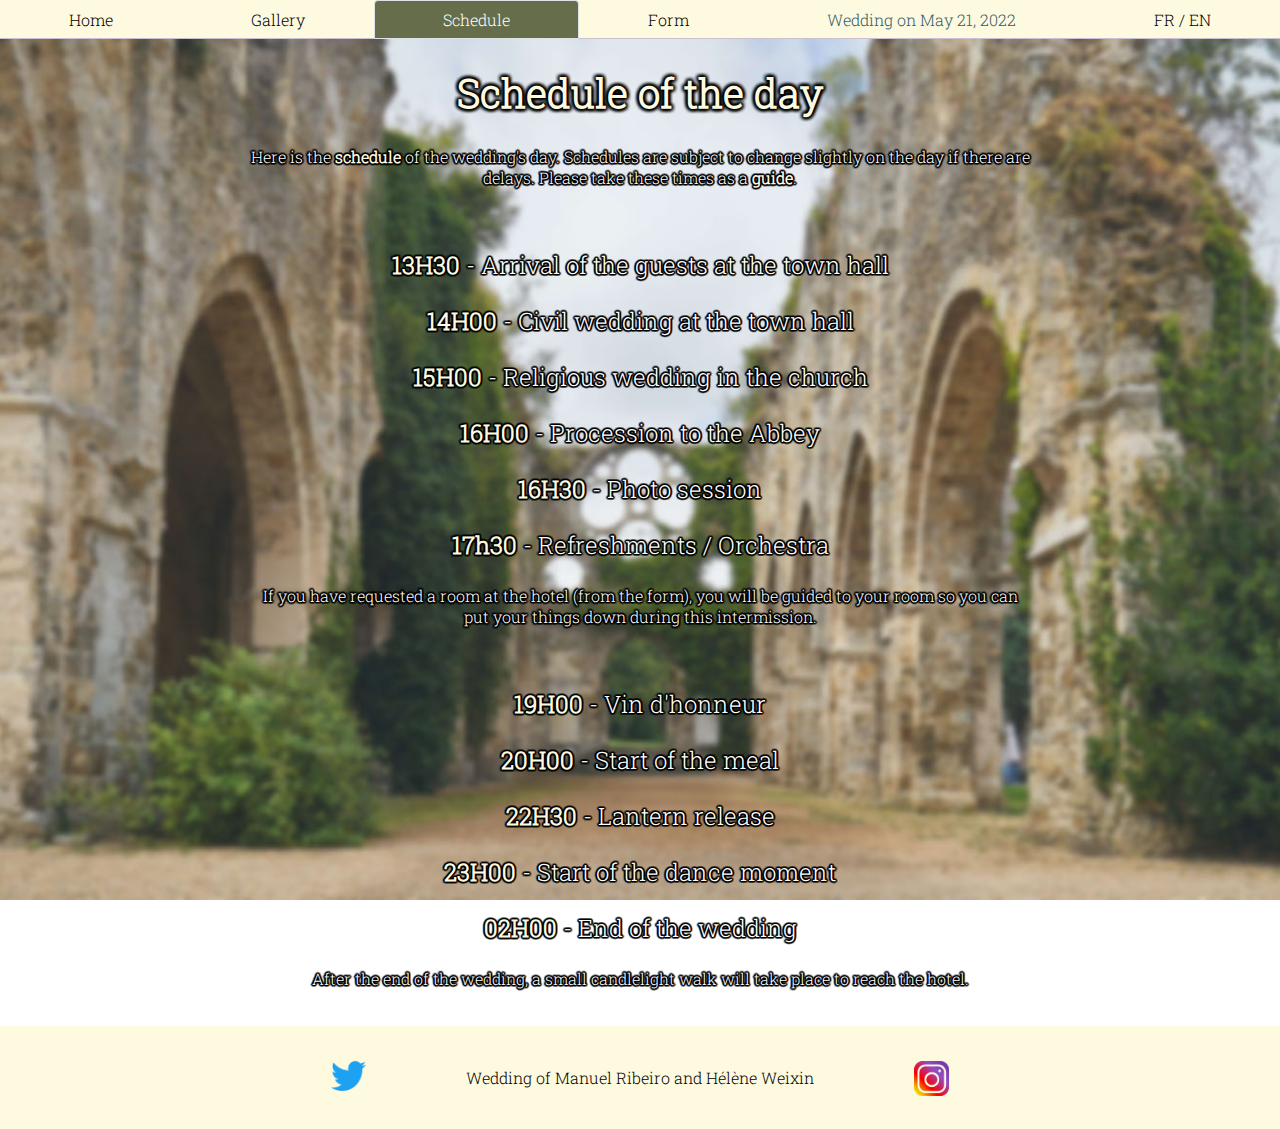
<file: Semestre 1/SAE 1.05 - Recueil de besoins - Lilian SOARES/site/programme_EN.html>
<!doctype html>
<html lang="fr-FR">
<head>
	<meta charset="utf-8">
	<meta name="viewport" content="width=device-width, initial-scale=1">
	<meta name="description" content="Wedding of Manuel et Hélène">
	
	<link rel="stylesheet" style type="text/css" href="style_programme.css" />
	
	<title> Wedding of Manuel and Hélène </title>
	<link rel="icon" type="image/png" href="images/rose_32.png" />
	
</head>

<body>

<ul class="nav nav-tabs nav-fill" id="menu">
  <li class="nav-item">
    <a class="nav-link" href="index_EN.html">Home</a>
  </li>
  <li class="nav-item">
    <a class="nav-link" href="galerie_EN.html">Gallery</a>
  </li>
  <li class="nav-item">
    <a class="nav-link active" aria-current="page" href="programme_EN.html">Schedule</a>
  </li>
  <li class="nav-item">
    <a class="nav-link" href="formulaire_EN.html">Form</a>
  </li>
  <li class="nav-item">
    <a class="nav-link disabled">Wedding on May 21, 2022</a>
  </li>
  <li class="nav-item">
    <a class="nav-link" href="programme.html">FR / EN</a>
  </li>
</ul>

	<h1 class="titre_h1"><b>Schedule of the day</b></h1>
	
	<p class="paragraphe">Here is the <b><span>schedule</span></b> of the wedding's day. Schedules are subject to change slightly on the day if there are delays. Please take these times as a <b><span>guide</span></b>.</p>
	<br/>
	<p class="paragraphe_G"><b><span>13H30</span></b> - Arrival of the guests at the town hall</p>
	<p class="paragraphe_G"><b><span>14H00</span></b> - Civil wedding at the town hall</p>
	<p class="paragraphe_G"><b><span>15H00</span></b> - Religious wedding in the church</p>
	<p class="paragraphe_G"><b><span>16H00</span></b> - Procession to the Abbey</p>
	<p class="paragraphe_G"><b><span>16H30</span></b> - Photo session</p>
	<p class="paragraphe_G"><b><span>17h30</span></b> - Refreshments / Orchestra</p>
	<p class="paragraphe">If you have requested a room at the hotel (from the form), you will be guided to your room so you can put your things down during this intermission.</p>
	<br/>
	<p class="paragraphe_G"><b><span>19H00</span></b> - Vin d'honneur</p>
	<p class="paragraphe_G"><b><span>20H00</span></b> - Start of the meal</p>
	<p class="paragraphe_G"><b><span>22H30</span></b> - Lantern release</p>
	<p class="paragraphe_G"><b><span>23H00</span></b> - Start of the dance moment</p>
	<p class="paragraphe_G"><b><span>02H00</span></b> - End of the wedding</p>
	<p class="paragraphe">After the end of the wedding, a small candlelight walk will take place to reach the hotel.</p>
	<br/>

<section class= "footer">
	<div class= "align"> 
		<div class="logogauche">
			<a class="twitter" href="https://twitter.com/solialiranes"> <img src="images/twitter.png"  height="30" width="35" alt="twitter"> </a>
		</div>
		<div class="titre">
			<p> Wedding of Manuel Ribeiro and Hélène Weixin </p>
		</div>
		<div class="logodroit">
			<a class="insta"  href="https://www.instagram.com/solialiranes"> <img src="images/Instagram.png"  height="35" width="35" alt="insta"> </a>
		</div>
	</div>
</section> 


</body>
</html>
</file>
<file: Semestre 1/SAE 1.05 - Recueil de besoins - Lilian SOARES/site/style_index.css>
head {
	text-align: left;
}

body { /* Police d'écriture*/
	font-family: "Roboto", "Arial Black", "serif";
}


@font-face { 
  font-family: Roboto ;
  src: local(Police Exemple), url('police/static/RobotoSlab-Light.ttf') format("ttf"),
      url('police/static/RobotoSlab-Light.ttf') format("opentype");
}

body { /* Background */
	color:black;
	text-align: center;
	background-color: #ccd5ae;
	margin:0;
	padding:0;
	background: url(images/abbaye_floue.jpg) no-repeat center fixed; 
	background-size: cover; 
}

.nav { /* MENU DU SITE */
	display: flex;
	flex-wrap: wrap;
	padding-left: 0;
	margin-bottom: 0;
	margin-top: 0;
	list-style: none;
}

.nav-fill > .nav-link,  /* Pour le menu centré et rempli */
.nav-fill .nav-item {
	flex: 1 1 auto;
	text-align: center;
	background-color : #fefae0;
}

.nav-link { /* Pour créer les contenaires clickables*/
	display: block;
	padding: 0.5rem 1rem;
	color: black;
	text-decoration: none;
	transition: color 0.15s ease-in-out, background-color 0.15s ease-in-out, border-color 0.15s ease-in-out;
}

.nav-link:hover, .nav-link:focus { /* Pour l'effet de changement de couleur quand on passe la souris dessus*/
	color: #656d4a;
}

.nav-link.disabled { /* Pour les onglets non clickables (le curseur reste curseur)*/
	color: black;
	pointer-events: none;
	cursor: default;
}

.nav-tabs { /* Pour la barre blanche sous le menu*/
	border-bottom: 1px solid #cbc0d3;

}

.nav-tabs .nav-link { /* Pour le contour blanc de la case clickable*/
	margin-bottom: -1px;
	background: none;
	border: 1px solid transparent;
	border-top-left-radius: 0.25rem;
	border-top-right-radius: 0.25rem;
}

.nav-tabs .nav-link:hover, .nav-tabs .nav-link:focus { /* Pour le contour blanc de la case clickable*/
	border-color: #656d4a #656d4a #656d4a;
}

.nav-tabs .nav-link.disabled { /* Pour le contour blanc et le texte de la case non clickable*/
	color: #335c67;
	background-color: transparent;
	border-color: transparent;
}

.nav-tabs .nav-link.active, /* Pour la couleur dans la case dite active*/
.nav-tabs .nav-item.show .nav-link {
	color: white;
	background-color: #656d4a;
	border-color: #dee2e6 #dee2e6 ;
}


#menu {
	z-index:50; 
	position:sticky; 
	top:0;
}

.paragraphe{
	color : white;
	text-shadow: 0 0 2px #000, 0 0 2px #000, 0 0 2px #000, 0 0 2px #000, 0 0 2px #000, 0 0 2px #000, 0 0 2px #000, 0 0 2px #000, 0 0 2px #000, 0 0 2px #000, 0 0 2px #000, 0 0 2px #000, 0 0 2px #000, 0 0 2px #000, 0 0 2px #000, 0 0 2px #000, 0 0 2px #000, 0 0 2px #000, 0 0 2px #000, 0 0 2px #000;
	margin-right : 250px;
	margin-left : 250px;
}

.footer{
	background-color: #fefae0;
	align-items: center!important;
	padding: 25px 0;
	text-align: center;
}

.align{
	display: flex;
	justify-content: center
}

.logogauche{
	margin: 0 100px;
	padding-top: 10px;
}

.logodroit {
	margin: 0 100px;
	padding-top: 10px;
}

span {
	color: #fefae0;
}
</file>
<file: Semestre 1/SAE 1.05 - Recueil de besoins - Lilian SOARES/site/style_formulaire.css>
head {
	text-align: left;
}

body { /* Police d'écriture*/
	font-family: "Roboto", "Arial Black", "serif";
}


@font-face { 
  font-family: Roboto ;
  src: local(Police Exemple), url('police/static/RobotoSlab-Light.ttf') format("ttf"),
      url('police/static/RobotoSlab-Light.ttf') format("opentype");
}

body { /* Background */
	color:black;
	text-align: center;
	background-color: #ccd5ae;
	margin:0;
	padding:0;
	background: url(images/abbaye_floue.jpg) no-repeat center fixed; 
	background-size: cover; 
}

.nav { /* MENU DU SITE */
	display: flex;
	flex-wrap: wrap;
	padding-left: 0;
	margin-bottom: 0;
	margin-top: 0;
	list-style: none;
}

.nav-fill > .nav-link,  /* Pour le menu centré et rempli */
.nav-fill .nav-item {
	flex: 1 1 auto;
	text-align: center;
	background-color : #fefae0;
}

.nav-link { /* Pour créer les contenaires clickables*/
	display: block;
	padding: 0.5rem 1rem;
	color: black;
	text-decoration: none;
	transition: color 0.15s ease-in-out, background-color 0.15s ease-in-out, border-color 0.15s ease-in-out;
}

.nav-link:hover, .nav-link:focus { /* Pour l'effet de changement de couleur quand on passe la souris dessus*/
	color: #656d4a;
}

.nav-link.disabled { /* Pour les onglets non clickables (le curseur reste curseur)*/
	color: black;
	pointer-events: none;
	cursor: default;
}

.nav-tabs { /* Pour la barre blanche sous le menu*/
	border-bottom: 1px solid #cbc0d3;

}

.nav-tabs .nav-link { /* Pour le contour blanc de la case clickable*/
	margin-bottom: -1px;
	background: none;
	border: 1px solid transparent;
	border-top-left-radius: 0.25rem;
	border-top-right-radius: 0.25rem;
}

.nav-tabs .nav-link:hover, .nav-tabs .nav-link:focus { /* Pour le contour blanc de la case clickable*/
	border-color: #656d4a #656d4a #656d4a;
}

.nav-tabs .nav-link.disabled { /* Pour le contour blanc et le texte de la case non clickable*/
	color: #335c67;
	background-color: transparent;
	border-color: transparent;
}

.nav-tabs .nav-link.active, /* Pour la couleur dans la case dite active*/
.nav-tabs .nav-item.show .nav-link {
	color: white;
	background-color: #656d4a;
	border-color: #dee2e6 #dee2e6 ;
}


#menu {
	z-index:50; 
	position:sticky; 
	top:0;
}

.paragraphe{
	color : white;
	text-shadow: 0 0 2px #000, 0 0 2px #000, 0 0 2px #000, 0 0 2px #000, 0 0 2px #000, 0 0 2px #000, 0 0 2px #000, 0 0 2px #000, 0 0 2px #000, 0 0 2px #000, 0 0 2px #000, 0 0 2px #000, 0 0 2px #000, 0 0 2px #000, 0 0 2px #000, 0 0 2px #000, 0 0 2px #000, 0 0 2px #000, 0 0 2px #000, 0 0 2px #000;
	margin-right : 250px;
	margin-left : 250px;
}

.titre_h2{
	color: #fefae0;
	text-shadow: 0 0 2px #000, 0 0 2px #000, 0 0 2px #000, 0 0 2px #000, 0 0 2px #000, 0 0 2px #000, 0 0 2px #000, 0 0 2px #000, 0 0 2px #000, 0 0 2px #000, 0 0 2px #000, 0 0 2px #000, 0 0 2px #000, 0 0 2px #000, 0 0 2px #000, 0 0 2px #000, 0 0 2px #000, 0 0 2px #000, 0 0 2px #000, 0 0 2px #000;
}

.formulaire{
	margin-bottom:10px;
	color:white;
}

/*FORMULAIRE*/
form input[type="text"]{width:50%; margin-bottom:16px; padding:16px; color:black; border:1px solid black; border-radius:5px;}
form input[type="text"]:hover{background-color:#fefae0;}
form input[type="email"]{width:50%; margin-bottom:16px; padding:16px; color:black; border:1px solid black; border-radius:5px;}
form input[type="email"]:hover{background-color:#fefae0;}

/*SEND BUTTON*/
form button[type="submit"]{width:50%; height:auto; margin-top:15px; margin-bottom:auto; padding:20px; border:1px solid black; border-radius:5px;}
form button[type="submit"]{font-weight:bold; color:black; text-transform:uppercase; background-color:#656d4a;}
form button[type="submit"]:hover{background-color:#fefae0;}


.footer{
	background-color: #fefae0;
	align-items: center!important;
	padding: 25px 0;
	text-align: center;
}

.align{
	display: flex;
	justify-content: center
}

.logogauche{
	margin: 0 100px;
	padding-top: 10px;
}

.logodroit {
	margin: 0 100px;
	padding-top: 10px;
}

span {
	color: #fefae0;
}
</file>
<file: Semestre 1/SAE 1.05 - Recueil de besoins - Lilian SOARES/site/style_galerie.css>
head {
	text-align: left;
}

body { /* Police d'écriture*/
	font-family: "Roboto", "Arial Black", "serif";
}


@font-face { 
  font-family: Roboto ;
  src: local(Police Exemple), url('police/static/RobotoSlab-Light.ttf') format("ttf"),
      url('police/static/RobotoSlab-Light.ttf') format("opentype");
}

body { /* Background */
	color:black;
	text-align: center;
	background-color: #ccd5ae;
	margin:0;
	padding:0;
	background: url(images/abbaye_floue.jpg) no-repeat center fixed; 
	background-size: cover; 
}

.nav { /* MENU DU SITE */
	display: flex;
	flex-wrap: wrap;
	padding-left: 0;
	margin-bottom: 0;
	margin-top: 0;
	list-style: none;
}

.nav-fill > .nav-link,  /* Pour le menu centré et rempli */
.nav-fill .nav-item {
	flex: 1 1 auto;
	text-align: center;
	background-color : #fefae0;
}

.nav-link { /* Pour créer les contenaires clickables*/
	display: block;
	padding: 0.5rem 1rem;
	color: black;
	text-decoration: none;
	transition: color 0.15s ease-in-out, background-color 0.15s ease-in-out, border-color 0.15s ease-in-out;
}

.nav-link:hover, .nav-link:focus { /* Pour l'effet de changement de couleur quand on passe la souris dessus*/
	color: #656d4a;
}

.nav-link.disabled { /* Pour les onglets non clickables (le curseur reste curseur)*/
	color: black;
	pointer-events: none;
	cursor: default;
}

.nav-tabs { /* Pour la barre blanche sous le menu*/
	border-bottom: 1px solid #cbc0d3;

}

.nav-tabs .nav-link { /* Pour le contour blanc de la case clickable*/
	margin-bottom: -1px;
	background: none;
	border: 1px solid transparent;
	border-top-left-radius: 0.25rem;
	border-top-right-radius: 0.25rem;
}

.nav-tabs .nav-link:hover, .nav-tabs .nav-link:focus { /* Pour le contour blanc de la case clickable*/
    border-color: #656d4a #656d4a #656d4a;
}

.nav-tabs .nav-link.disabled { /* Pour le contour blanc et le texte de la case non clickable*/
	color: #335c67;
	background-color: transparent;
	border-color: transparent;
}

.nav-tabs .nav-link.active, /* Pour la couleur dans la case dite active*/
.nav-tabs .nav-item.show .nav-link {
	color: white;
	background-color: #656d4a;
	border-color: #dee2e6 #dee2e6 ;
}


#menu {
	z-index:50; 
	position:sticky; 
	top:0;
}

.paragraphe{
	color : white;
	text-shadow: 0 0 2px #000, 0 0 2px #000, 0 0 2px #000, 0 0 2px #000, 0 0 2px #000, 0 0 2px #000, 0 0 2px #000, 0 0 2px #000, 0 0 2px #000, 0 0 2px #000, 0 0 2px #000, 0 0 2px #000, 0 0 2px #000, 0 0 2px #000, 0 0 2px #000, 0 0 2px #000, 0 0 2px #000, 0 0 2px #000, 0 0 2px #000, 0 0 2px #000;
	margin-right : 250px;
	margin-left : 250px;
}

/* POUR LE FLIP DES CARTES*/
.flip-carte {
	display: inline-block;
	background-color: transparent;
	width: 400px;
	height: 300px;
	perspective: 1000px;
}
.flip-carte-inner {
	width: 100%;
	height: 100%;
	text-align: center;
	transition: transform 0.6s;
	transform-style: preserve-3d;
	box-shadow: 0 4px 8px 0 rgba(0,0,0,0.2);
}

.flip-carte:hover .flip-carte-inner {
	transform: rotateY(180deg);
}

.flip-carte-front, .flip-carte-back {
	position: absolute;
	width: 100%;
	height: 100%;
	backface-visibility: hidden;
}

.flip-carte-front {
	background-color: #fefae0;
	color: white;
}

.flip-carte-back {
	background-color: #fefae0;
	color: #656d4a;
	transform: rotateY(180deg);
}


/*BAS DE PAGE */
.footer{
	background-color: #fefae0;
	align-items: center!important;
	padding: 25px 0;
	text-align: center;
}

.align{
	display: flex;
	justify-content: center
}

.logogauche{
	margin: 0 100px;
	padding-top: 10px;
}

.logodroit {
	margin: 0 100px;
	padding-top: 10px;
}

span {
	color: #fefae0;
}
</file>
<file: Semestre 1/SAE 1.05 - Recueil de besoins - Lilian SOARES/site/style_programme.css>
head {
	text-align: left;
}

body { /* Police d'écriture*/
	font-family: "Roboto", "Arial Black", "serif";
}


@font-face { 
  font-family: Roboto ;
  src: local(Police Exemple), url('police/static/RobotoSlab-Light.ttf') format("ttf"),
      url('police/static/RobotoSlab-Light.ttf') format("opentype");
}

body { /* Background */
	color:black;
	text-align: center;
	background-color: #ccd5ae;
	margin:0;
	padding:0;
	background: url(images/abbaye_floue.jpg) no-repeat center fixed; 
	background-size: cover; 
}

.nav { /* MENU DU SITE */
	display: flex;
	flex-wrap: wrap;
	padding-left: 0;
	margin-bottom: 0;
	margin-top: 0;
	list-style: none;
}

.nav-fill > .nav-link,  /* Pour le menu centré et rempli */
.nav-fill .nav-item {
	flex: 1 1 auto;
	text-align: center;
	background-color : #fefae0;
}

.nav-link { /* Pour créer les contenaires clickables*/
	display: block;
	padding: 0.5rem 1rem;
	color: black;
	text-decoration: none;
	transition: color 0.15s ease-in-out, background-color 0.15s ease-in-out, border-color 0.15s ease-in-out;
}

.nav-link:hover, .nav-link:focus { /* Pour l'effet de changement de couleur quand on passe la souris dessus*/
	color: #656d4a;
}

.nav-link.disabled { /* Pour les onglets non clickables (le curseur reste curseur)*/
	color: black;
	pointer-events: none;
	cursor: default;
}

.nav-tabs { /* Pour la barre blanche sous le menu*/
	border-bottom: 1px solid #cbc0d3;

}

.nav-tabs .nav-link { /* Pour le contour blanc de la case clickable*/
	margin-bottom: -1px;
	background: none;
	border: 1px solid transparent;
	border-top-left-radius: 0.25rem;
	border-top-right-radius: 0.25rem;
}

.nav-tabs .nav-link:hover, .nav-tabs .nav-link:focus { /* Pour le contour blanc de la case clickable*/
	border-color: #656d4a #656d4a #656d4a;
}

.nav-tabs .nav-link.disabled { /* Pour le contour blanc et le texte de la case non clickable*/
	color: #335c67;
	background-color: transparent;
	border-color: transparent;
}

.nav-tabs .nav-link.active, /* Pour la couleur dans la case dite active*/
.nav-tabs .nav-item.show .nav-link {
	color: white;
	background-color: #656d4a;
	border-color: #dee2e6 #dee2e6 ;
}


#menu {
	z-index:50; 
	position:sticky; 
	top:0;
}

.paragraphe{
	color : white;
	margin-right : 250px;
	margin-left : 250px;
	text-shadow: 0 0 2px #000, 0 0 2px #000, 0 0 2px #000, 0 0 2px #000, 0 0 2px #000, 0 0 2px #000, 0 0 2px #000, 0 0 2px #000, 0 0 2px #000, 0 0 2px #000, 0 0 2px #000, 0 0 2px #000, 0 0 2px #000, 0 0 2px #000, 0 0 2px #000, 0 0 2px #000, 0 0 2px #000, 0 0 2px #000, 0 0 2px #000, 0 0 2px #000;
}

.paragraphe_G{
	color : white;
	font-size: 24px;
	text-shadow: 0 0 2px #000, 0 0 2px #000, 0 0 2px #000, 0 0 2px #000, 0 0 2px #000, 0 0 2px #000, 0 0 2px #000, 0 0 2px #000, 0 0 2px #000, 0 0 2px #000, 0 0 2px #000, 0 0 2px #000, 0 0 2px #000, 0 0 2px #000, 0 0 2px #000, 0 0 2px #000, 0 0 2px #000, 0 0 2px #000, 0 0 2px #000, 0 0 2px #000;
	margin-right : 250px;
	margin-left : 250px;
}

.titre_h1{
	color: #fefae0;
	font-size: 40px;
	text-shadow: 0 0 4px #000, 0 0 4px #000, 0 0 4px #000, 0 0 4px #000, 0 0 4px #000, 0 0 4px #000, 0 0 4px #000, 0 0 4px #000;
}

.footer{
	background-color: #fefae0;
	align-items: center!important;
	padding: 25px 0;
	text-align: center;
}

.align{
	display: flex;
	justify-content: center
}

.logogauche{
	margin: 0 100px;
	padding-top: 10px;
}

.logodroit {
	margin: 0 100px;
	padding-top: 10px;
}

span {
	color: #fefae0;
}
</file>
